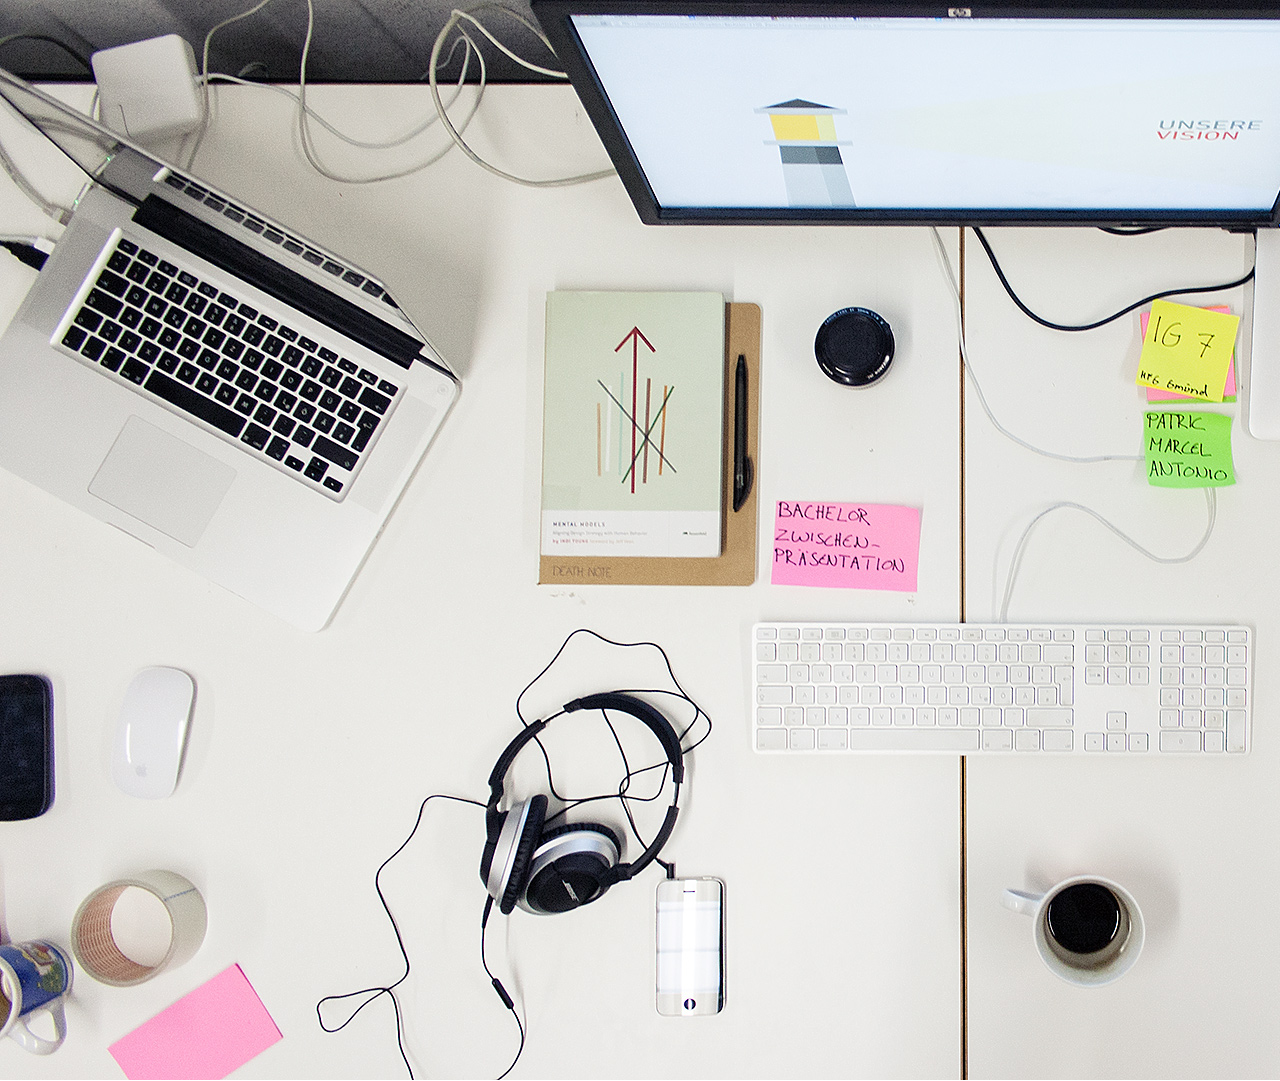
<file: presentation/index.html>
<!DOCTYPE html>
<html>
	<head>
		<link href="css/animation.css" rel="stylesheet" type="text/css">
		<link href="css/style.css" rel="stylesheet" type="text/css">
		
		<script type="text/javascript" src="js/jquery.js"></script>
		<script type="text/javascript" src="js/js.js"></script>
		
	
	</head>
	<body>
	<div id="keep-size">
		<div id="wrapper">
			<div class="image" style="width:1920px; height:1080px;">
			 	<img src="res/start.jpg" />
			</div>
			
			<div style="position:absolute; left:1750px; top:980px;" class="arrow">
				<img src="res/startpfeil.png" />
			</div>
			
			<div class="image">
				<img src="res/part1/p10.jpg" />
			</div>
				<div style="position:absolute; left:5621px; top: 163px; opacity: 0; -webkit-transform: scale(0.9); -webkit-transition-delay: 0.4s;" id="licht">
					<img src="res/part1/licht.png" />
				</div>
			
			
			
			<div class="image" style="top:-1px;">
				<img src="res/part1/p11.jpg" />
			</div>
				<!-- PERSONEN OVERLAY !-->
				<div style="position:absolute; left:22325px; top: 10px; opacity: 0;" id="people-overlay">
					<img src="res/part1/peopleoverlay.png" />
				</div>
				<div style="position:absolute; left:22315px; top:615px; -webkit-transform: scale(0.8); opacity: 0;" id="david">
					<img src="res/part1/david.png" />
				</div>
				<div style="position:absolute; left:23300px; top:-70px; -webkit-transform: scale(0.8); opacity: 0;" id="kalle">
					<img src="res/part1/kalle.png" />
				</div>
				<div style="position:absolute; left:24293px; top:615px; -webkit-transform: scale(0.8); opacity: 0;" id="roman">
					<img src="res/part1/roman.png" />
				</div>
			
			
				<!-- ZITATE AND FINDINGS !-->
				<div style="position:absolute; left:29105px; top:287px; opacity:0; -webkit-transform-origin:100% 100%; -webkit-transform:scale(0.5); -webkit-transition-delay: 0.5s;" id="zitat01">
					<img src="res/part1/zitat01.png" />
				</div>
				<div style="position:absolute; left:29716px; top:262px; opacity:0; -webkit-transform-origin:0% 100%; -webkit-transform:scale(0.5); -webkit-transition-delay: 0.7s;" id="zitat02">
					<img src="res/part1/zitat02.png" />
				</div>
				<div style="position:absolute; left:29204px; top:635px; opacity:0; -webkit-transform-origin:100% 0%; -webkit-transform:scale(0.5); -webkit-transition-delay: 0.8s;" id="zitat03">
					<img src="res/part1/zitat03.png" />
				</div>
				<div style="position:absolute; left:29855px; top:684px; opacity:0; -webkit-transform-origin:0% 0%; -webkit-transform:scale(0.5); -webkit-transition-delay: 0.6s;" id="zitat04">
					<img src="res/part1/zitat04.png" />
				</div>
			
				<div style="position:absolute; left:30536px; top:90px; opacity: 0;" id="findings-overlay">
					<img src="res/part1/findingsoverlay.png" />
				</div>
				
				
				
			<div class="image" style="top:-1px;">
				<img src="res/part2/p20.png" />
			</div>
				<!-- ZAHNRÄDER !-->
				<div style="position:absolute; left:33915px; top:477px;" >
					<img id="rad01" src="res/part2/rad.png" width="116px" height="116px" />
					<!--<object id="rad01" data="res/part2/rad.svg" width="116" height="116" type="image/svg+xml"></object>!-->
					
				</div>
				<div style="position:absolute; left:33994px; top:398px;">
					<img id="rad02" src="res/part2/rad.png" width="116px" height="116px" />
					<!--<object id="rad02" data="res/part2/rad.svg" width="116" height="116" type="image/svg+xml"></object>!-->
				</div>
			
			
			<div class="image" style="top: 298px;">
				<img src="res/part3/p30.png" />
			</div>
				<div style="position:absolute; left:38940px; top: 692px; opacity: 0;" id="blink">
					<img src="res/part3/blink.png" />
				</div>
				
				<div style="position:absolute; left:41660px; top: 433px;" id="cloud-front">
					<img src="res/part3/cloudFront.png" />
				</div>
				<div style="position:absolute; left:41727px; top: 469px;" id="cloud-back">
					<img src="res/part3/cloudBack.png" />
				</div> 
				
				<div style="position:absolute; left:44246px; top: 1336px; opacity: 0; -webkit-transition-delay: 5s;" id="big-picture">
					<img src="res/part3/bigpicture.png" />
				</div> 
		
		
			<div class="clear"></div>
		</div>	
	</div>
	<div id="line"></div>
	</body>
</html>
</file>
<file: presentation/css/animation.css>
.super-fast {
	-webkit-transition: all 0.2s cubic-bezier(0, .45, .38, 1);
}
.fast {
	-webkit-transition: all 0.5s cubic-bezier(0.645, 0.045, 0.355, 1.000);
}
.middle {
	-webkit-transition: all 0.8s cubic-bezier(.66, 0, .38, 1);
}
.slow {
	-webkit-transition: all 1.5s cubic-bezier(.66, 0, .38, 1);
}
.super-slow {
	-webkit-transition: all 3s cubic-bezier(.66, 0, .38, 1);
}




@-webkit-keyframes arrow {
    0% {
        -webkit-transform: translateX(0px);
    }
    20% {
        -webkit-transform: translateX(20px);
    }
    100% {
        -webkit-transform: translateX(0px);
    }
}

.arrow {
	-webkit-animation: arrow 2s ease-in-out infinite;
}






@-webkit-keyframes blinking {
    0% {
        opacity: 0;
    }
    50% {
        opacity: 1;
    }
    100% {
    	opacity: 0;
    }
}

.blinking {
	-webkit-animation: blinking 6s linear infinite;
}





@-webkit-keyframes rotating {
    from{
        -webkit-transform: rotateZ(20deg);
    }
    to{
        -webkit-transform: rotateZ(380deg);
    }
}
@-webkit-keyframes rotating02 {
    from{
        -webkit-transform: rotateZ(360deg);
    }
    to{
        -webkit-transform: rotateZ(0deg);
    }
}
.rotating-left {
	
    -webkit-animation: rotating 8s linear infinite;
}
.rotating-right {

    -webkit-animation: rotating02 8s linear infinite;
}



@-webkit-keyframes cloud-front-move {
    0%{
        -webkit-transform: translate(0, 0);
    }
    50%{
        -webkit-transform: translate(25px, 0);
    }
    100%{
    	-webkit-transform: translate(0, 0);
    }
}
@-webkit-keyframes cloud-back-move {
    0%{
        -webkit-transform: translate(0, 0);
    }
    50%{
        -webkit-transform: translate(-25px, 0);
    }
    100%{
    	-webkit-transform: translate(0, 0);
    }
}

.cloud-front-move {
	-webkit-animation: cloud-front-move 12s ease-in-out infinite;
}
.cloud-back-move {
	-webkit-animation: cloud-back-move 12s ease-in-out infinite;
}
</file>
<file: presentation/css/style.css>
html, body {
	margin: 0;
	padding: 0;
	width: 1920px;
	height: 1080px;
	overflow: hidden;
}
* {
	-webkit-transform: translateZ(0);
}
#line {
	position: absolute;
	width: 1920px;
	height: 1px;
	top: 1080px;
	left: 0;
	background: red;
}
#keep-size {
	position: relative;
	width: 1920px;
	height: 1080px;
	overflow: hidden;
}
#wrapper {
	top: 0;
	left: 0;
	position: relative;
	width: 90000px;
	height: 1080px;
	-webkit-backface-visibility: hidden;
	-webkit-perspective: 1000;
	-webkit-transform: translateZ(0);
}
.image {
	position: relative;
	float: left;
}
.clear {
	clear: both;
}
</file>
